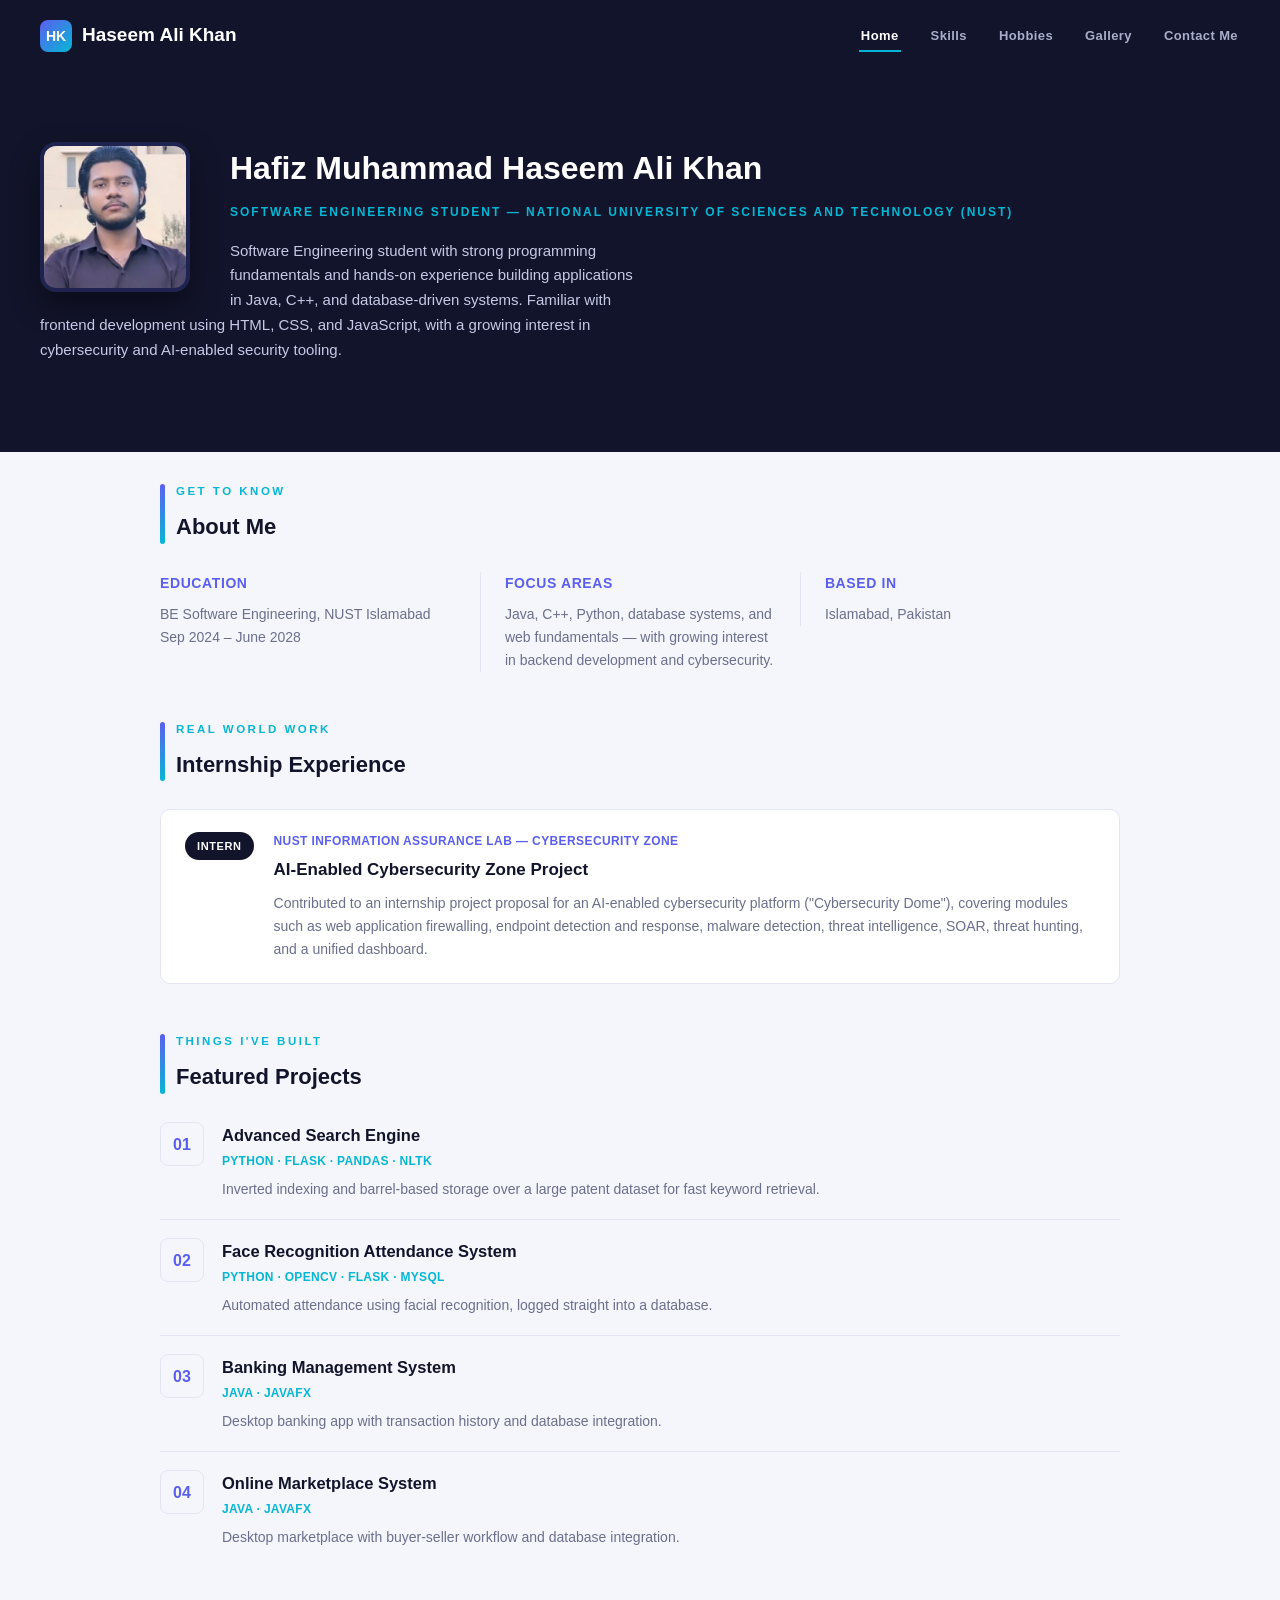
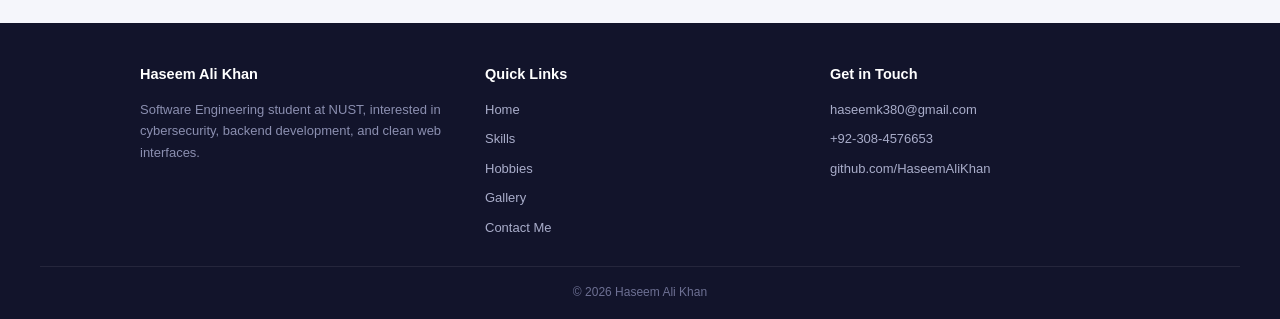
<file: index.html>
<!DOCTYPE html>
<html lang="en">
<head>
<meta charset="UTF-8">
<title>Home | Haseem Ali Khan</title>
<meta name="viewport" content="width=device-width, initial-scale=1.0">
<link rel="stylesheet" href="css/style.css">
</head>
<body>

<header class="clearfix">
  <div class="brand"><span class="mark">HK</span>Haseem Ali Khan</div>
  <nav class="clearfix">
    <a href="index.html" class="active">Home</a>
    <a href="skills.html">Skills</a>
    <a href="hobbies.html">Hobbies</a>
    <a href="gallery.html">Gallery</a>
    <a href="contact.html">Contact Me</a>
  </nav>
</header>

<section class="hero clearfix">
  <img src="images/pfp_logo.png" alt="Profile picture of Haseem Ali Khan">
  <div class="hero-text">
    <h1>Hafiz Muhammad Haseem Ali Khan</h1>
    <h2>Software Engineering Student — National University of Sciences and Technology (NUST)</h2>
    <p>Software Engineering student with strong programming fundamentals and hands-on experience building
    applications in Java, C++, and database-driven systems. Familiar with frontend development using HTML, CSS,
    and JavaScript, with a growing interest in cybersecurity and AI-enabled security tooling.</p>
  </div>
</section>

<main>
  <h2 class="section-title"><span class="eyebrow">Get to know</span>About Me</h2>
  <div class="stat-strip clearfix">
    <div class="stat-item">
      <h3>Education</h3>
      <p>BE Software Engineering, NUST Islamabad<br>Sep 2024 – June 2028</p>
    </div>
    <div class="stat-item">
      <h3>Focus Areas</h3>
      <p>Java, C++, Python, database systems, and web fundamentals — with growing interest in backend
      development and cybersecurity.</p>
    </div>
    <div class="stat-item">
      <h3>Based In</h3>
      <p>Islamabad, Pakistan</p>
    </div>
  </div>

  <h2 class="section-title"><span class="eyebrow">Real world work</span>Internship Experience</h2>
  <div class="intern-banner clearfix">
    <div class="intern-tag">Intern</div>
    <div class="intern-body">
      <span class="intern-org">NUST Information Assurance Lab — Cybersecurity Zone</span>
      <h3>AI-Enabled Cybersecurity Zone Project</h3>
      <p>Contributed to an internship project proposal for an AI-enabled cybersecurity platform ("Cybersecurity
      Dome"), covering modules such as web application firewalling, endpoint detection and
      response, malware detection, threat intelligence, SOAR, threat hunting, and a unified
      dashboard.</p>
    </div>
  </div>

  <h2 class="section-title"><span class="eyebrow">Things I've built</span>Featured Projects</h2>
  <div class="project-list">
    <div class="project-row clearfix">
      <div class="project-index">01</div>
      <div class="project-info">
        <h3>Advanced Search Engine</h3>
        <span class="project-stack">Python · Flask · Pandas · NLTK</span>
        <p>Inverted indexing and barrel-based storage over a large patent dataset for fast keyword retrieval.</p>
      </div>
    </div>
    <div class="project-row clearfix">
      <div class="project-index">02</div>
      <div class="project-info">
        <h3>Face Recognition Attendance System</h3>
        <span class="project-stack">Python · OpenCV · Flask · MySQL</span>
        <p>Automated attendance using facial recognition, logged straight into a database.</p>
      </div>
    </div>
    <div class="project-row clearfix">
      <div class="project-index">03</div>
      <div class="project-info">
        <h3>Banking Management System</h3>
        <span class="project-stack">Java · JavaFX</span>
        <p>Desktop banking app with transaction history and database integration.</p>
      </div>
    </div>
    <div class="project-row clearfix">
      <div class="project-index">04</div>
      <div class="project-info">
        <h3>Online Marketplace System</h3>
        <span class="project-stack">Java · JavaFX</span>
        <p>Desktop marketplace with buyer-seller workflow and database integration.</p>
      </div>
    </div>
  </div>
</main>
<footer>
  <div class="footer-inner clearfix">
    <div class="f-col">
      <h4>Haseem Ali Khan</h4>
      <p>Software Engineering student at NUST, interested in cybersecurity, backend development, and clean web interfaces.</p>
    </div>
    <div class="f-col">
      <h4>Quick Links</h4>
      <a href="index.html">Home</a>
      <a href="skills.html">Skills</a>
      <a href="hobbies.html">Hobbies</a>
      <a href="gallery.html">Gallery</a>
      <a href="contact.html">Contact Me</a>
    </div>
    <div class="f-col">
      <h4>Get in Touch</h4>
      <a href="mailto:haseemk380@gmail.com">haseemk380@gmail.com</a>
      <a href="tel:+923084576653">+92-308-4576653</a>
      <a href="https://github.com/HaseemAliKhan" target="_blank">github.com/HaseemAliKhan</a>
    </div>
  </div>
  <div class="footer-bottom">&copy; 2026 Haseem Ali Khan</div>
</footer>

</body>
</html>
</file>
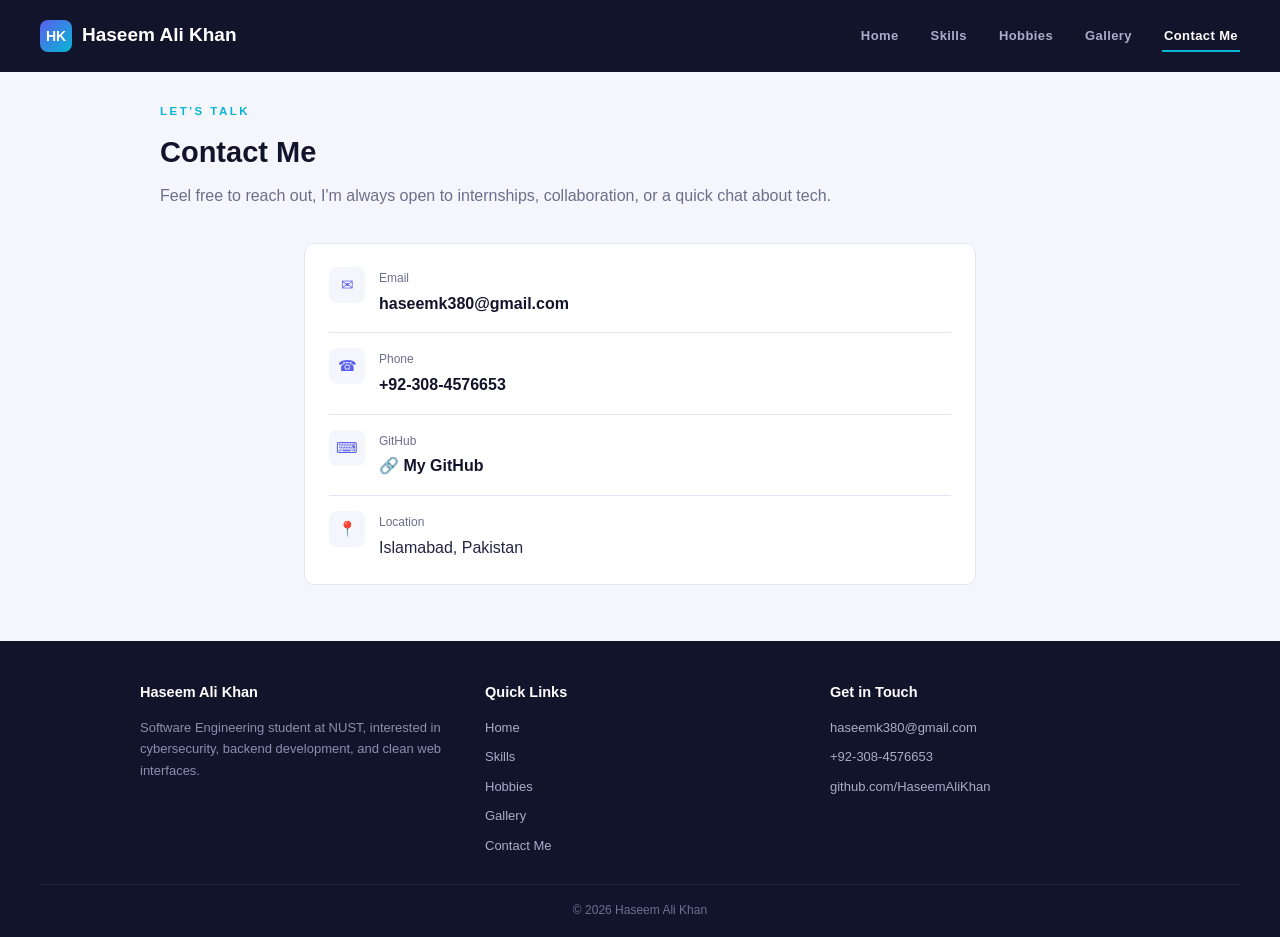
<file: contact.html>
<!DOCTYPE html>
<html lang="en">
<head>
<meta charset="UTF-8">
<title>Contact Me | Haseem Ali Khan</title>
<meta name="viewport" content="width=device-width, initial-scale=1.0">
<link rel="stylesheet" href="css/style.css">
</head>
<body>

<header class="clearfix">
  <div class="brand"><span class="mark">HK</span>Haseem Ali Khan</div>
  <nav class="clearfix">
    <a href="index.html">Home</a>
    <a href="skills.html">Skills</a>
    <a href="hobbies.html">Hobbies</a>
    <a href="gallery.html">Gallery</a>
    <a href="contact.html" class="active">Contact Me</a>
  </nav>
</header>

<main>
  <h1 class="page-title"><span class="eyebrow">Let's talk</span>Contact Me</h1>
  <p class="page-sub">Feel free to reach out, I'm always open to internships, collaboration, or a quick chat about tech.</p>

  <div class="contact-split clearfix">
    <div class="contact-left">
      <div class="contact-card">
        <div class="contact-row clearfix">
          <div class="icon">✉</div>
          <div class="info">
            <span class="label">Email</span>
            <a href="mailto:haseemk380@gmail.com">haseemk380@gmail.com</a>
          </div>
        </div>
        <div class="contact-row clearfix">
          <div class="icon">☎</div>
          <div class="info">
            <span class="label">Phone</span>
            <a href="tel:+923084576653">+92-308-4576653</a>
          </div>
        </div>
        <div class="contact-row clearfix">
          <div class="icon">⌨</div>
          <div class="info">
            <span class="label">GitHub</span>
            <a href="https://github.com/HaseemAliKhan" target="_blank">🔗 My GitHub</a>
          </div>
        </div>
        <div class="contact-row clearfix">
          <div class="icon">📍</div>
          <div class="info">
            <span class="label">Location</span>
            Islamabad, Pakistan
          </div>
        </div>
      </div>
    </div>

  </div>
</main>
<footer>
  <div class="footer-inner clearfix">
    <div class="f-col">
      <h4>Haseem Ali Khan</h4>
      <p>Software Engineering student at NUST, interested in cybersecurity, backend development, and clean web interfaces.</p>
    </div>
    <div class="f-col">
      <h4>Quick Links</h4>
      <a href="index.html">Home</a>
      <a href="skills.html">Skills</a>
      <a href="hobbies.html">Hobbies</a>
      <a href="gallery.html">Gallery</a>
      <a href="contact.html">Contact Me</a>
    </div>
    <div class="f-col">
      <h4>Get in Touch</h4>
      <a href="mailto:haseemk380@gmail.com">haseemk380@gmail.com</a>
      <a href="tel:+923084576653">+92-308-4576653</a>
      <a href="https://github.com/HaseemAliKhan" target="_blank">github.com/HaseemAliKhan</a>
    </div>
  </div>
  <div class="footer-bottom">&copy; 2026 Haseem Ali Khan</div>
</footer>

</body>
</html>
</file>
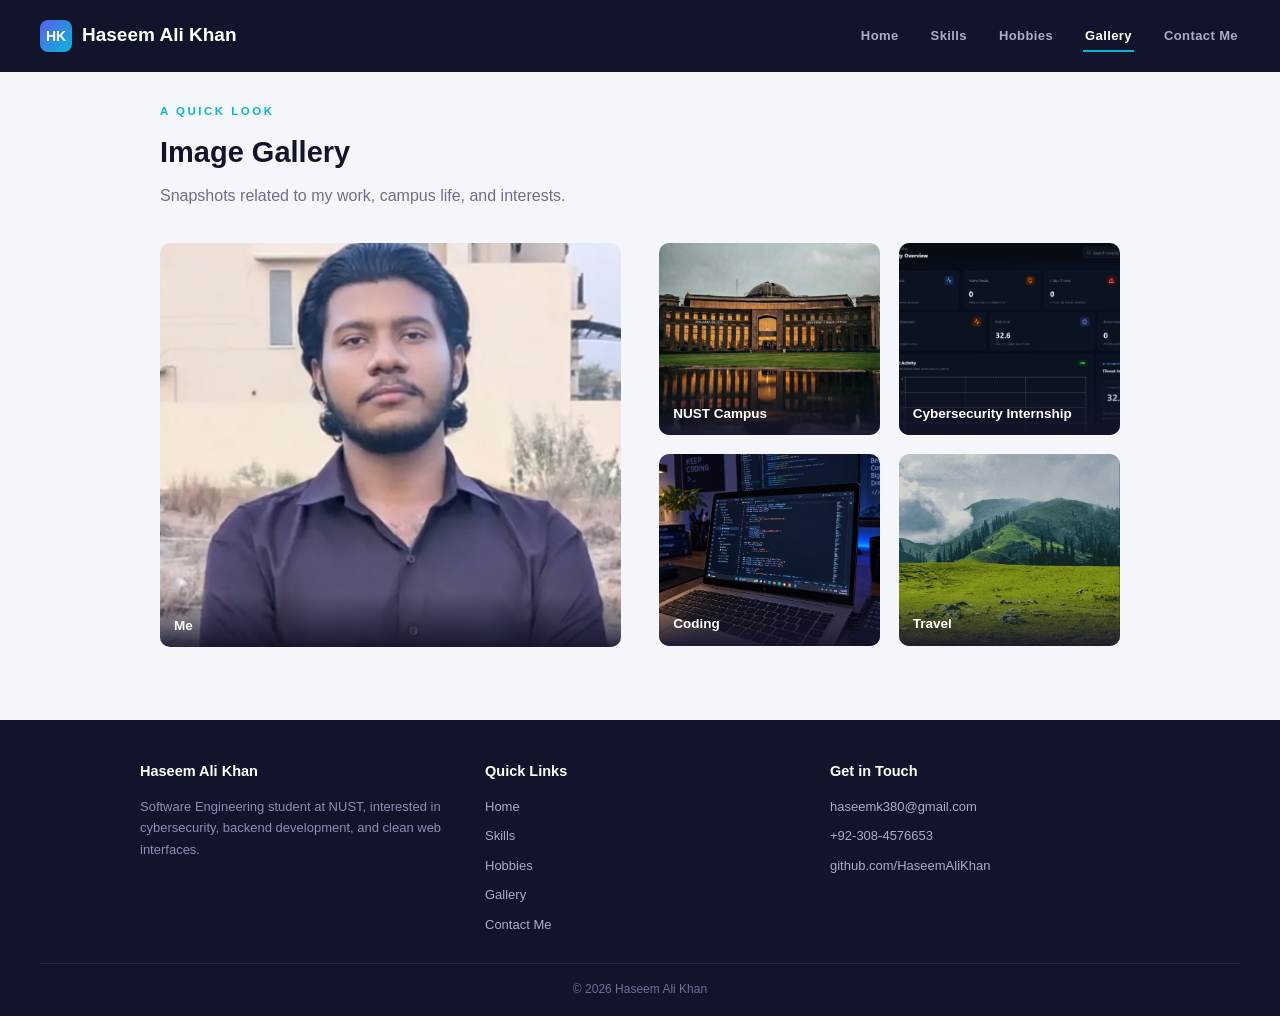
<file: gallery.html>
<!DOCTYPE html>
<html lang="en">
<head>
<meta charset="UTF-8">
<title>Gallery | Haseem Ali Khan</title>
<meta name="viewport" content="width=device-width, initial-scale=1.0">
<link rel="stylesheet" href="css/style.css">
</head>
<body>

<header class="clearfix">
  <div class="brand"><span class="mark">HK</span>Haseem Ali Khan</div>
  <nav class="clearfix">
    <a href="index.html">Home</a>
    <a href="skills.html">Skills</a>
    <a href="hobbies.html">Hobbies</a>
    <a href="gallery.html" class="active">Gallery</a>
    <a href="contact.html">Contact Me</a>
  </nav>
</header>

<main>
  <h1 class="page-title"><span class="eyebrow">A quick look</span>Image Gallery</h1>
  <p class="page-sub">Snapshots related to my work, campus life, and interests.</p>

  <div class="gallery-grid clearfix">
    <div class="gallery-item featured">
      <img src="images/pfp.png" alt="Photo of Haseem">
      <div class="caption">Me</div>
    </div>
    <div class="gallery-side clearfix">
      <div class="gallery-item small">
        <img src="images/Campus.jpeg" alt="NUST campus photo">
        <div class="caption">NUST Campus</div>
      </div>
      <div class="gallery-item small">
        <img src="images/dashboard.png" alt="Cybersecurity internship dashboard photo">
        <div class="caption">Cybersecurity Internship</div>
      </div>
      <div class="gallery-item small">
        <img src="images/coding.png" alt="Coding photo">
        <div class="caption">Coding</div>
      </div>
      <div class="gallery-item small">
        <img src="images/travel.png" alt="Travel photo">
        <div class="caption">Travel</div>
      </div>
    </div>
  </div>
</main>
<footer>
  <div class="footer-inner clearfix">
    <div class="f-col">
      <h4>Haseem Ali Khan</h4>
      <p>Software Engineering student at NUST, interested in cybersecurity, backend development, and clean web interfaces.</p>
    </div>
    <div class="f-col">
      <h4>Quick Links</h4>
      <a href="index.html">Home</a>
      <a href="skills.html">Skills</a>
      <a href="hobbies.html">Hobbies</a>
      <a href="gallery.html">Gallery</a>
      <a href="contact.html">Contact Me</a>
    </div>
    <div class="f-col">
      <h4>Get in Touch</h4>
      <a href="mailto:haseemk380@gmail.com">haseemk380@gmail.com</a>
      <a href="tel:+923084576653">+92-308-4576653</a>
      <a href="https://github.com/HaseemAliKhan" target="_blank">github.com/HaseemAliKhan</a>
    </div>
  </div>
  <div class="footer-bottom">&copy; 2026 Haseem Ali Khan</div>
</footer>

</body>
</html>
</file>
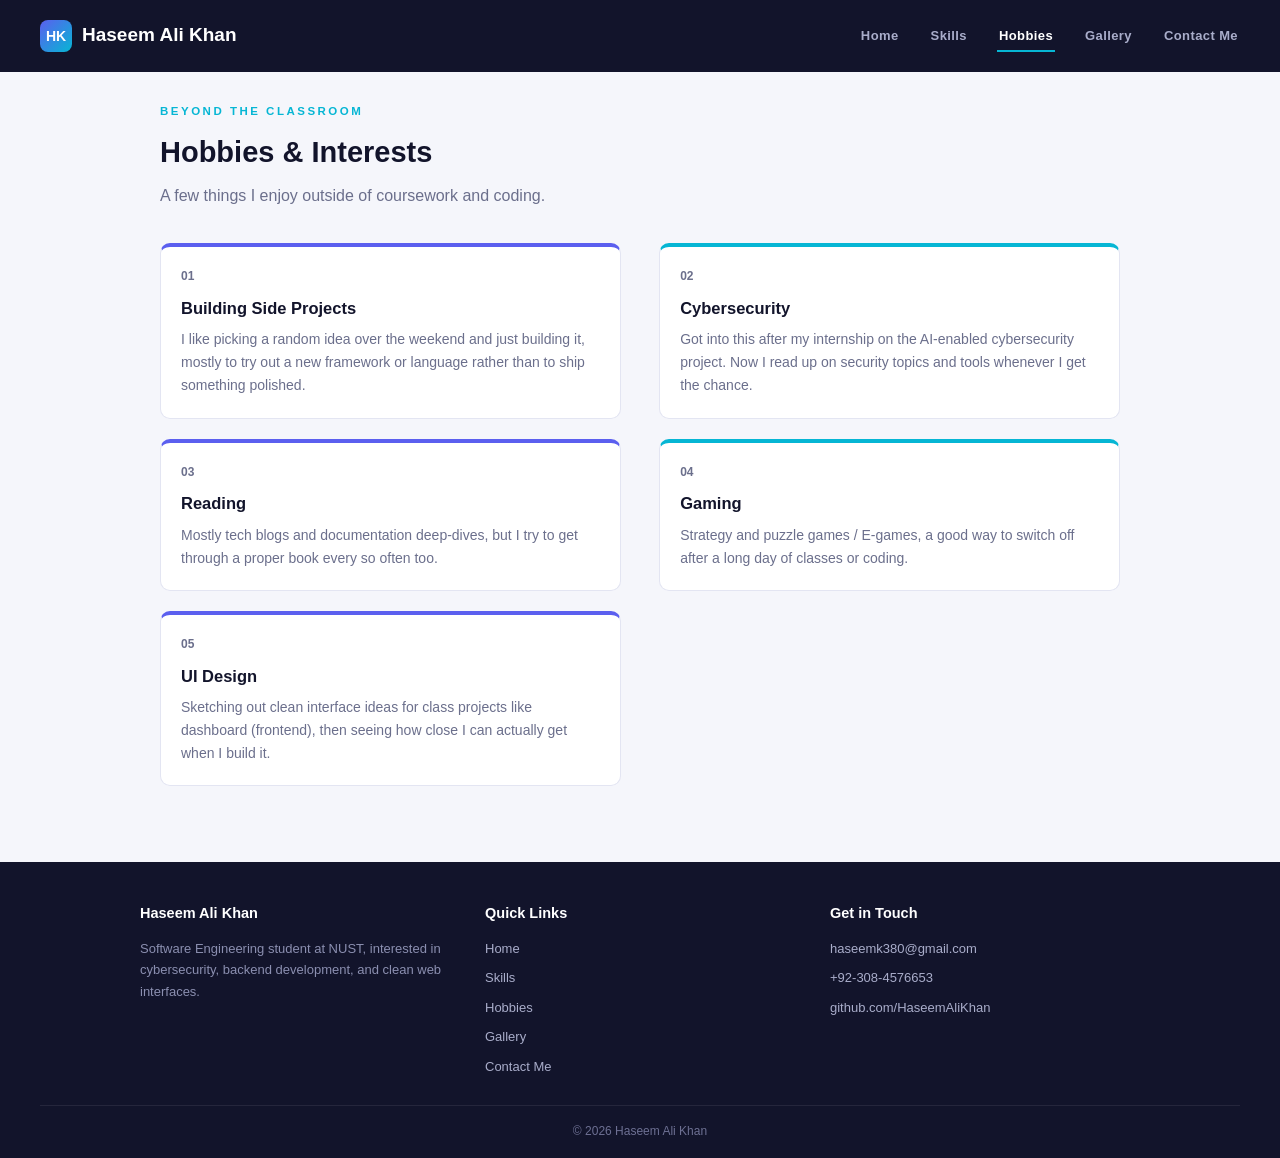
<file: hobbies.html>
<!DOCTYPE html>
<html lang="en">
<head>
<meta charset="UTF-8">
<title>Hobbies | Haseem Ali Khan</title>
<meta name="viewport" content="width=device-width, initial-scale=1.0">
<link rel="stylesheet" href="css/style.css">
</head>
<body>

<header class="clearfix">
  <div class="brand"><span class="mark">HK</span>Haseem Ali Khan</div>
  <nav class="clearfix">
    <a href="index.html">Home</a>
    <a href="skills.html">Skills</a>
    <a href="hobbies.html" class="active">Hobbies</a>
    <a href="gallery.html">Gallery</a>
    <a href="contact.html">Contact Me</a>
  </nav>
</header>

<main>
  <h1 class="page-title"><span class="eyebrow">Beyond the classroom</span>Hobbies &amp; Interests</h1>
  <p class="page-sub">A few things I enjoy outside of coursework and coding.</p>

  <div class="hobby-grid clearfix">
    <div class="hobby-card">
      <span class="num">01</span>
      <h3>Building Side Projects</h3>
      <p>I like picking a random idea over the weekend and just building it, mostly to try out a new
      framework or language rather than to ship something polished.</p>
    </div>

    <div class="hobby-card">
      <span class="num">02</span>
      <h3>Cybersecurity</h3>
      <p>Got into this after my internship on the AI-enabled cybersecurity project. Now I read up on security
      topics and tools whenever I get the chance.</p>
    </div>

    <div class="hobby-card">
      <span class="num">03</span>
      <h3>Reading</h3>
      <p>Mostly tech blogs and documentation deep-dives, but I try to get through a proper book every so
      often too.</p>
    </div>

    <div class="hobby-card">
      <span class="num">04</span>
      <h3>Gaming</h3>
      <p>Strategy and puzzle games / E-games, a good way to switch off after a long day of classes or coding.</p>
    </div>

    <div class="hobby-card">
      <span class="num">05</span>
      <h3>UI Design</h3>
      <p>Sketching out clean interface ideas for class projects like dashboard (frontend), then seeing how close
      I can actually get when I build it.</p>
    </div>
  </div>
</main>
<footer>
  <div class="footer-inner clearfix">
    <div class="f-col">
      <h4>Haseem Ali Khan</h4>
      <p>Software Engineering student at NUST, interested in cybersecurity, backend development, and clean web interfaces.</p>
    </div>
    <div class="f-col">
      <h4>Quick Links</h4>
      <a href="index.html">Home</a>
      <a href="skills.html">Skills</a>
      <a href="hobbies.html">Hobbies</a>
      <a href="gallery.html">Gallery</a>
      <a href="contact.html">Contact Me</a>
    </div>
    <div class="f-col">
      <h4>Get in Touch</h4>
      <a href="mailto:haseemk380@gmail.com">haseemk380@gmail.com</a>
      <a href="tel:+923084576653">+92-308-4576653</a>
      <a href="https://github.com/HaseemAliKhan" target="_blank">github.com/HaseemAliKhan</a>
    </div>
  </div>
  <div class="footer-bottom">&copy; 2026 Haseem Ali Khan</div>
</footer>

</body>
</html>
</file>
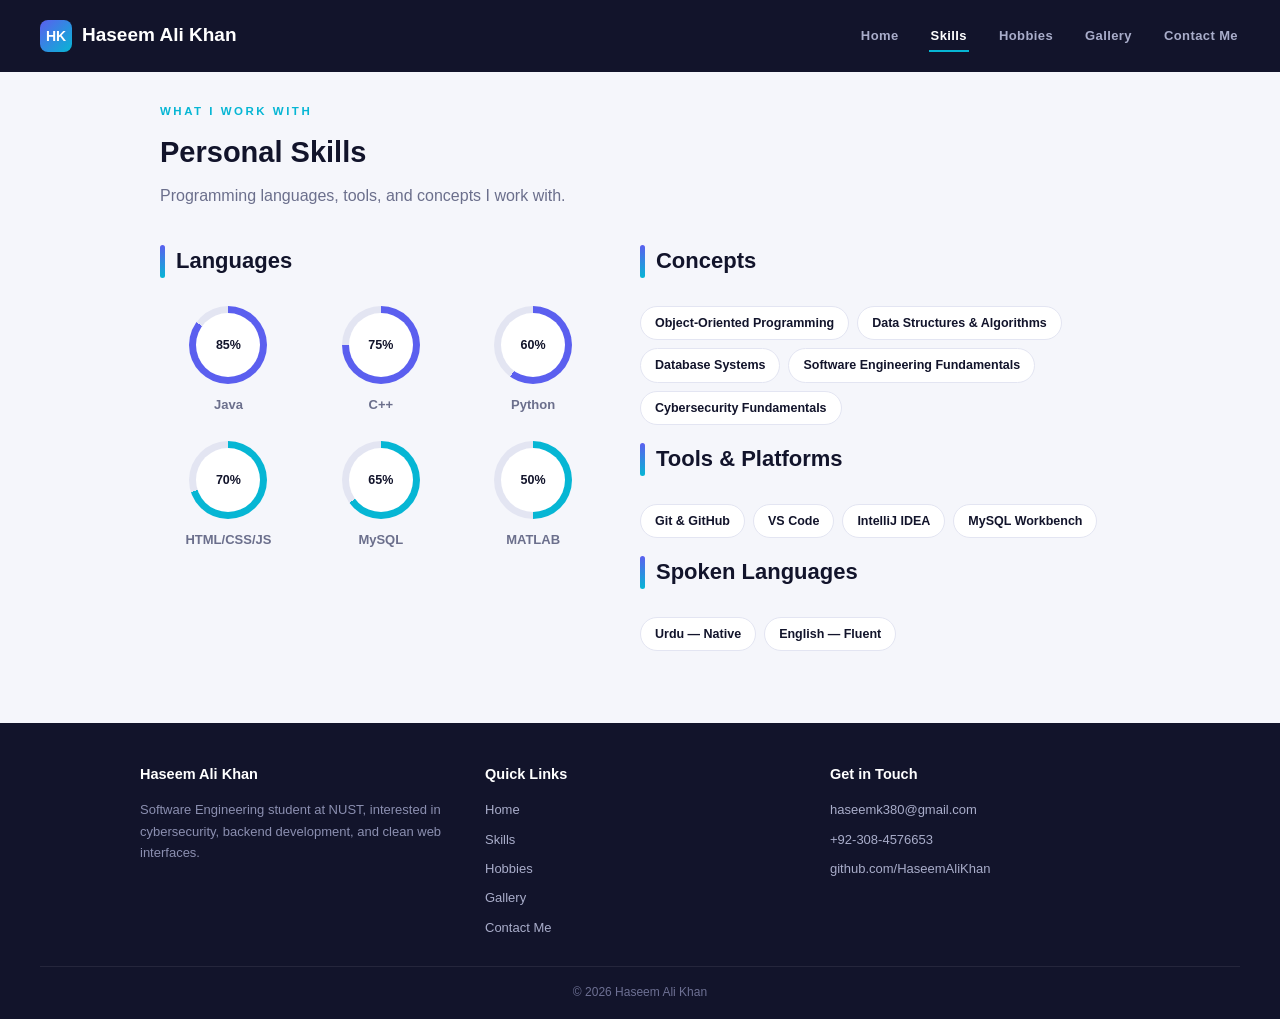
<file: skills.html>
<!DOCTYPE html>
<html lang="en">
<head>
<meta charset="UTF-8">
<title>Skills | Haseem Ali Khan</title>
<meta name="viewport" content="width=device-width, initial-scale=1.0">
<link rel="stylesheet" href="css/style.css">
</head>
<body>

<header class="clearfix">
  <div class="brand"><span class="mark">HK</span>Haseem Ali Khan</div>
  <nav class="clearfix">
    <a href="index.html">Home</a>
    <a href="skills.html" class="active">Skills</a>
    <a href="hobbies.html">Hobbies</a>
    <a href="gallery.html">Gallery</a>
    <a href="contact.html">Contact Me</a>
  </nav>
</header>

<main>
  <h1 class="page-title"><span class="eyebrow">What I work with</span>Personal Skills</h1>
  <p class="page-sub">Programming languages, tools, and concepts I work with.</p>

  <div class="skills-split clearfix">
    <div class="skills-left">
      <h2 class="section-title">Languages</h2>
      <div class="ring-grid clearfix">
        <div class="ring-item">
          <div class="ring" style="background:conic-gradient(#5b5fef 85%, #e3e5f2 0);"><div class="ring-inner">85%</div></div>
          <p>Java</p>
        </div>
        <div class="ring-item">
          <div class="ring" style="background:conic-gradient(#5b5fef 75%, #e3e5f2 0);"><div class="ring-inner">75%</div></div>
          <p>C++</p>
        </div>
        <div class="ring-item">
          <div class="ring" style="background:conic-gradient(#5b5fef 60%, #e3e5f2 0);"><div class="ring-inner">60%</div></div>
          <p>Python</p>
        </div>
        <div class="ring-item">
          <div class="ring" style="background:conic-gradient(#06b6d4 70%, #e3e5f2 0);"><div class="ring-inner">70%</div></div>
          <p>HTML/CSS/JS</p>
        </div>
        <div class="ring-item">
          <div class="ring" style="background:conic-gradient(#06b6d4 65%, #e3e5f2 0);"><div class="ring-inner">65%</div></div>
          <p>MySQL</p>
        </div>
        <div class="ring-item">
          <div class="ring" style="background:conic-gradient(#06b6d4 50%, #e3e5f2 0);"><div class="ring-inner">50%</div></div>
          <p>MATLAB</p>
        </div>
      </div>
    </div>

    <div class="skills-right">
      <h2 class="section-title">Concepts</h2>
      <div class="tag-row clearfix">
        <span class="tag">Object-Oriented Programming</span>
        <span class="tag">Data Structures &amp; Algorithms</span>
        <span class="tag">Database Systems</span>
        <span class="tag">Software Engineering Fundamentals</span>
        <span class="tag">Cybersecurity Fundamentals</span>
      </div>

      <h2 class="section-title">Tools &amp; Platforms</h2>
      <div class="tag-row clearfix">
        <span class="tag">Git &amp; GitHub</span>
        <span class="tag">VS Code</span>
        <span class="tag">IntelliJ IDEA</span>
        <span class="tag">MySQL Workbench</span>
      </div>

      <h2 class="section-title">Spoken Languages</h2>
      <div class="tag-row clearfix">
        <span class="tag">Urdu — Native</span>
        <span class="tag">English — Fluent</span>
      </div>
    </div>
  </div>
</main>
<footer>
  <div class="footer-inner clearfix">
    <div class="f-col">
      <h4>Haseem Ali Khan</h4>
      <p>Software Engineering student at NUST, interested in cybersecurity, backend development, and clean web interfaces.</p>
    </div>
    <div class="f-col">
      <h4>Quick Links</h4>
      <a href="index.html">Home</a>
      <a href="skills.html">Skills</a>
      <a href="hobbies.html">Hobbies</a>
      <a href="gallery.html">Gallery</a>
      <a href="contact.html">Contact Me</a>
    </div>
    <div class="f-col">
      <h4>Get in Touch</h4>
      <a href="mailto:haseemk380@gmail.com">haseemk380@gmail.com</a>
      <a href="tel:+923084576653">+92-308-4576653</a>
      <a href="https://github.com/HaseemAliKhan" target="_blank">github.com/HaseemAliKhan</a>
    </div>
  </div>
  <div class="footer-bottom">&copy; 2026 Haseem Ali Khan</div>
</footer>

</body>
</html>
</file>
<file: css/style.css>
:root{
  --ink:#12142b;
  --ink-soft:#1f2350;
  --accent:#5b5fef;
  --accent2:#06b6d4;
  --bg:#f5f6fb;
  --card:#ffffff;
  --text:#232544;
  --muted:#6b6f8c;
  --line:#e3e5f2;
}

*{box-sizing:border-box;margin:0;padding:0;}

body{
  font-family:'Segoe UI', Tahoma, Geneva, Verdana, sans-serif;
  background:var(--bg);
  color:var(--text);
  line-height:1.65;
}

a{transition:color 0.2s ease;}

.clearfix::after{content:"";display:table;clear:both;}

.eyebrow{
  display:block;
  font-size:11.5px;
  font-weight:700;
  letter-spacing:2.5px;
  text-transform:uppercase;
  color:var(--accent2);
  margin-bottom:8px;
}

/* ---------- Header / Navigation ---------- */
header{
  background:var(--ink);
  padding:18px 40px;
  position:sticky;
  top:0;
  z-index:50;
}
header .brand{
  float:left;
  font-size:19px;
  font-weight:700;
  color:#fff;
  line-height:34px;
}
header .brand .mark{
  display:inline-block;
  width:32px;
  height:32px;
  background:linear-gradient(135deg, var(--accent), var(--accent2));
  color:#fff;
  border-radius:8px;
  text-align:center;
  line-height:32px;
  font-size:14px;
  margin-right:10px;
  vertical-align:middle;
}
nav{float:right;}
nav a{
  position:relative;
  float:left;
  color:#a9adca;
  text-decoration:none;
  margin-left:28px;
  font-size:13px;
  font-weight:600;
  letter-spacing:0.4px;
  padding:8px 2px;
  line-height:20px;
}
nav a::after{
  content:"";
  position:absolute;
  left:0;bottom:2px;
  width:0;height:2px;
  background:var(--accent2);
  transition:width 0.25s ease;
}
nav a:hover{color:#fff;}
nav a:hover::after, nav a.active::after{width:100%;}
nav a.active{color:#fff;}

/* ---------- Hero ---------- */
.hero{
  position:relative;
  background:var(--ink);
  color:#fff;
  padding:70px 40px 90px;
  overflow:hidden;
}
.hero::after{
  content:"";
  position:absolute;
  left:0;right:0;bottom:0;
  height:60px;
  background:var(--bg);
  clip-path:polygon(0 100%, 100% 0, 100% 100%);
}
.hero img{
  position:relative;z-index:1;
  float:left;
  width:150px;height:150px;
  border-radius:16px;
  border:4px solid var(--ink-soft);
  object-fit:cover;
  box-shadow:0 14px 30px rgba(0,0,0,0.4);
  margin-right:40px;
  transition:transform 0.3s ease;
}
.hero img:hover{transform:translateY(-6px);}
.hero-text{position:relative;z-index:1;}
.hero-text h1{font-size:32px;font-weight:700;margin-bottom:8px;}
.hero-text h2{
  font-size:12px;font-weight:700;letter-spacing:2px;text-transform:uppercase;
  color:var(--accent2);margin-bottom:16px;
}
.hero-text p{max-width:600px;color:#c6c9e6;font-size:15px;}

main{max-width:1000px;margin:0 auto;padding:30px 20px 46px;}

.section-title{
  position:relative;
  font-size:22px;
  font-weight:700;
  color:var(--ink);
  padding-left:16px;
  margin-bottom:26px;
  clear:both;
}
.section-title::before{
  content:"";
  position:absolute;
  left:0;top:2px;bottom:2px;
  width:5px;
  border-radius:3px;
  background:linear-gradient(180deg, var(--accent), var(--accent2));
}

/* ---------- About: stat strip (float, no boxes) ---------- */
.stat-strip{margin-bottom:48px;}
.stat-item{
  float:left;
  width:33.33%;
  padding:0 24px;
  border-left:1px solid var(--line);
}
.stat-item:first-child{border-left:none;padding-left:0;}
.stat-item h3{
  font-size:14px;
  text-transform:uppercase;
  letter-spacing:0.6px;
  color:var(--accent);
  margin-bottom:8px;
}
.stat-item p{color:var(--muted);font-size:14px;}

/* ---------- Internship banner ---------- */
.intern-banner{
  background:var(--card);
  border:1px solid var(--line);
  border-radius:10px;
  padding:22px 24px;
  margin-bottom:48px;
}
.intern-tag{
  float:left;
  background:var(--ink);
  color:#fff;
  font-size:11px;
  font-weight:700;
  text-transform:uppercase;
  letter-spacing:0.6px;
  padding:5px 12px;
  border-radius:20px;
  margin-right:20px;
}
.intern-body{overflow:hidden;}
.intern-org{
  display:block;
  font-size:12px;
  font-weight:700;
  color:var(--accent);
  text-transform:uppercase;
  letter-spacing:0.4px;
  margin-bottom:4px;
}
.intern-body h3{color:var(--ink);font-size:17px;margin-bottom:8px;}
.intern-body p{color:var(--muted);font-size:14px;}

/* ---------- Featured projects: row list ---------- */
.project-list{margin-bottom:10px;}
.project-row{
  padding:18px 0;
  border-bottom:1px solid var(--line);
  transition:padding-left 0.2s ease;
}
.project-row:first-child{padding-top:0;}
.project-row:last-child{border-bottom:none;}
.project-row:hover{padding-left:10px;}
.project-index{
  float:left;
  width:44px;
  height:44px;
  line-height:44px;
  text-align:center;
  background:var(--bg);
  border:1px solid var(--line);
  border-radius:8px;
  font-weight:700;
  color:var(--accent);
  margin-right:18px;
}
.project-info{overflow:hidden;}
.project-info h3{color:var(--ink);font-size:16.5px;margin-bottom:3px;}
.project-stack{
  display:block;
  font-size:12px;
  font-weight:700;
  color:var(--accent2);
  text-transform:uppercase;
  letter-spacing:0.3px;
  margin-bottom:6px;
}
.project-info p{color:var(--muted);font-size:14px;}

/* ---------- Skills page: split layout with rings ---------- */
.page-title{font-size:29px;color:var(--ink);margin-bottom:6px;}
.page-sub{color:var(--muted);margin-bottom:34px;}

.skills-split{margin-bottom:10px;}
.skills-left{float:left;width:46%;}
.skills-right{float:left;width:50%;margin-left:4%;}

.ring-grid{margin-bottom:10px;}
.ring-item{
  float:left;
  width:31%;
  margin-right:3.5%;
  margin-bottom:26px;
  text-align:center;
}
.ring-item:nth-child(3n){margin-right:0;}
.ring{
  position:relative;
  width:78px;
  height:78px;
  border-radius:50%;
  margin:0 auto 10px;
}
.ring-inner{
  position:absolute;
  top:7px;left:7px;right:7px;bottom:7px;
  background:var(--card);
  border-radius:50%;
  text-align:center;
  line-height:64px;
  font-size:12.5px;
  font-weight:700;
  color:var(--ink);
}
.ring-item p{font-size:13px;color:var(--muted);font-weight:600;}

.tag-row{margin-bottom:8px;}
.tag-row .tag{
  float:left;
  background:var(--card);
  color:var(--ink);
  border:1.5px solid var(--line);
  padding:6px 14px;
  border-radius:20px;
  font-size:12.5px;
  font-weight:600;
  margin:0 8px 8px 0;
  cursor:default;
  transition:border-color 0.18s ease, color 0.18s ease;
}
.tag-row .tag:hover{border-color:var(--accent);color:var(--accent);}

/* ---------- Hobbies: two-column grid ---------- */
.hobby-grid{margin-bottom:10px;}
.hobby-card{
  float:left;
  width:48%;
  margin-right:4%;
  margin-bottom:20px;
  background:var(--card);
  border:1px solid var(--line);
  border-radius:10px;
  padding:20px;
  border-top:4px solid var(--accent);
  transition:transform 0.2s ease, box-shadow 0.2s ease;
}
.hobby-card:nth-child(2n){margin-right:0;border-top-color:var(--accent2);}
.hobby-card:hover{transform:translateY(-5px);box-shadow:0 14px 26px rgba(18,20,43,0.1);}
.hobby-card .num{
  display:block;
  font-size:12px;
  font-weight:700;
  color:var(--muted);
  margin-bottom:8px;
}
.hobby-card h3{color:var(--ink);font-size:16.5px;margin-bottom:6px;}
.hobby-card p{color:var(--muted);font-size:14px;}

/* ---------- Gallery: asymmetric float layout ---------- */
.note{
  background:#eef0fb;
  border:1px solid var(--line);
  color:#4c4f77;
  padding:10px 16px;
  border-radius:8px;
  font-size:13px;
  margin-bottom:30px;
}
.gallery-grid{margin-bottom:10px;}
.gallery-item{
  border-radius:10px;
  overflow:hidden;
  position:relative;
}
.gallery-item.featured{
  float:left;
  width:48%;
  margin-right:4%;
  height:404px;
}
.gallery-side{float:left;width:48%;}
.gallery-item.small{
  float:left;
  width:48%;
  margin-right:4%;
  margin-bottom:4%;
  height:192px;
}
.gallery-item.small:nth-child(2n){margin-right:0;}
.gallery-item img{
  width:100%;height:100%;
  object-fit:cover;
  display:block;
  transition:transform 0.4s ease;
}
.gallery-item:hover img{transform:scale(1.08);}
.gallery-item .caption{
  position:absolute;
  left:0;right:0;bottom:0;
  background:linear-gradient(to top, rgba(18,20,43,0.9), rgba(18,20,43,0));
  color:#fff;
  padding:22px 14px 10px;
  font-size:13.5px;
  font-weight:600;
}

/* ---------- Contact: centered layout ---------- */
.contact-split{
  margin-bottom:10px;
}

.contact-left{
  width:70%;
  margin:0 auto;
}

.contact-card{
  background:var(--card);
  border-radius:10px;
  padding:8px 24px;
  border:1px solid var(--line);
}

.contact-row{
  padding:15px 0;
  border-bottom:1px solid var(--line);
}

.contact-row:last-child{
  border-bottom:none;
}

.contact-row .icon{
  float:left;
  width:36px;
  height:36px;
  line-height:36px;
  text-align:center;
  border-radius:8px;
  background:var(--bg);
  color:var(--accent);
  margin-right:14px;
  font-size:15px;
}

.contact-row .info{
  overflow:hidden;
  padding-top:2px;
}

.contact-row a{
  color:var(--ink);
  text-decoration:none;
  font-weight:600;
}

.contact-row a:hover{
  color:var(--accent);
}

.contact-row .label{
  display:block;
  font-size:12px;
  color:var(--muted);
  margin-bottom:2px;
}

/* ---------- Footer ---------- */
footer{background:var(--ink);color:#a9adca;padding:40px 40px 0;}
.footer-inner{max-width:1000px;margin:0 auto;}
.f-col{float:left;width:31%;margin-right:3.5%;margin-bottom:20px;}
.f-col:last-child{margin-right:0;}
.f-col h4{color:#fff;font-size:14.5px;margin-bottom:12px;}
.f-col p{font-size:13px;color:#8b8fb0;}
.f-col a{display:block;font-size:13px;color:#a9adca;text-decoration:none;margin-bottom:8px;}
.f-col a:hover{color:var(--accent2);}
.footer-bottom{
  clear:both;
  border-top:1px solid rgba(255,255,255,0.08);
  text-align:center;
  padding:16px 0;
  font-size:12px;
  color:#6d7093;
}
</file>
